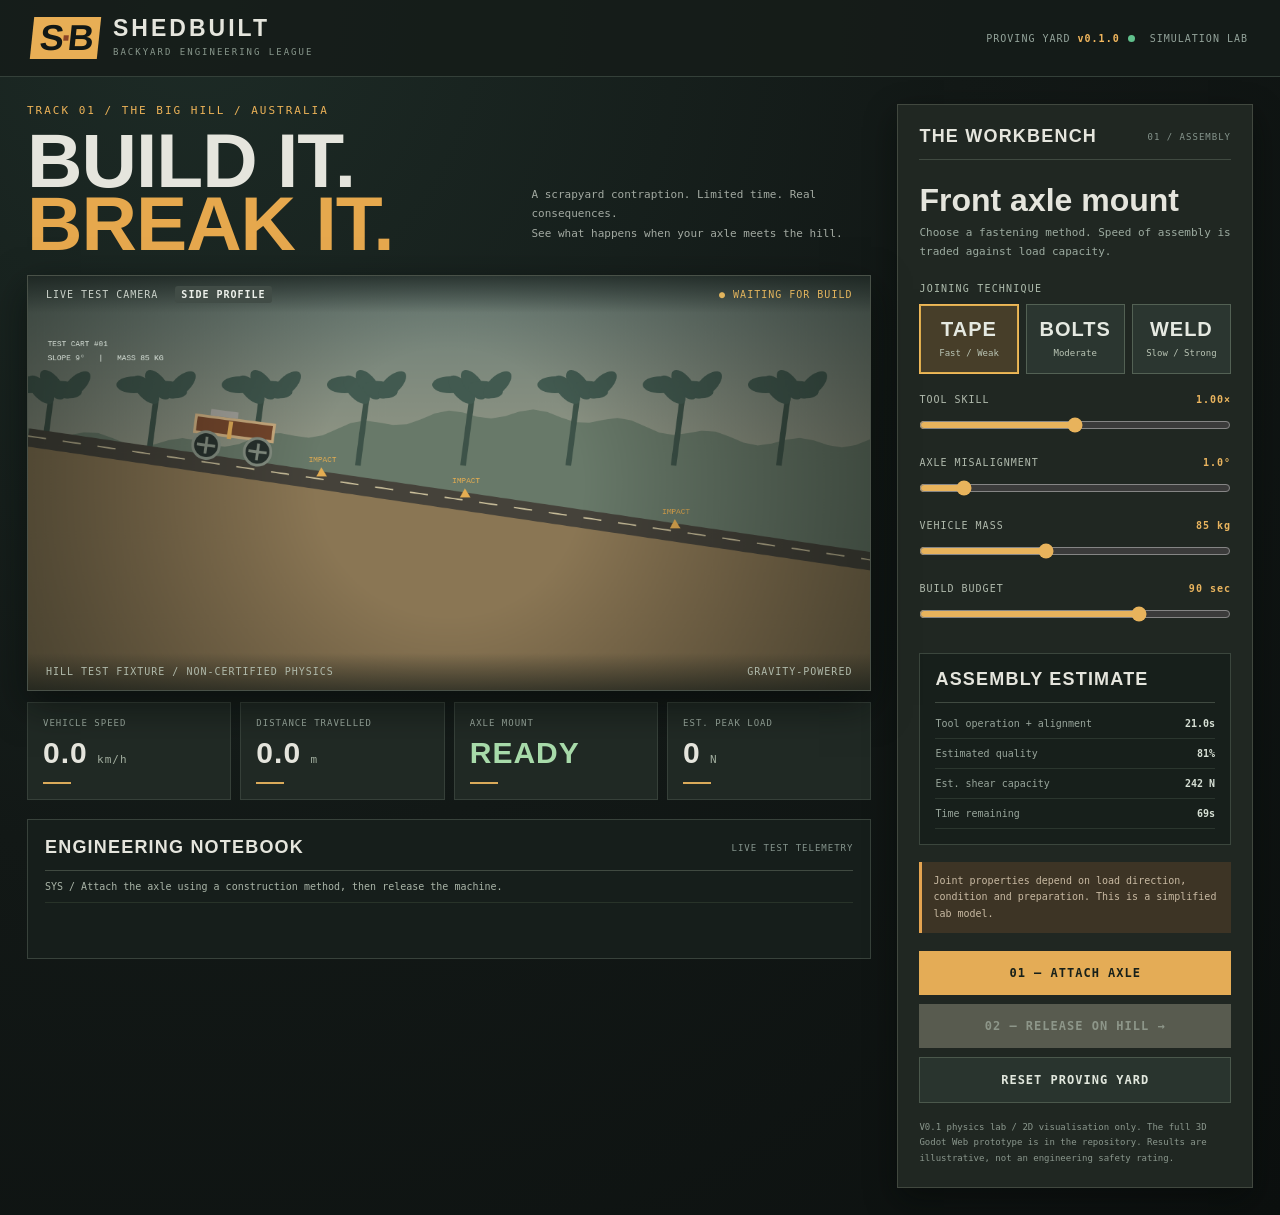
<file: web-lab/index.html>
<!doctype html>
<html lang="en">
<head>
<meta charset="utf-8"><meta name="viewport" content="width=device-width,initial-scale=1">
<meta name="description" content="Shedbuilt browser-first game engineering lab">
<title>SHEDBUILT — Engineering Lab</title>
<link rel="stylesheet" href="style.css">
</head>
<body>
<header class="top"><div class="mark"><div class="logo">S<span>·</span>B</div><div><strong>SHEDBUILT</strong><small>BACKYARD ENGINEERING LEAGUE</small></div></div><div class="version">PROVING YARD <b>v0.1.0</b><span class="dot"></span> SIMULATION LAB</div></header>
<main class="layout">
<section class="left">
  <div class="kicker">TRACK 01 / THE BIG HILL / AUSTRALIA</div>
  <div class="heading"><h1>BUILD IT.<br><em>BREAK IT.</em></h1><p>A scrapyard contraption. Limited time. Real consequences.<br>See what happens when your axle meets the hill.</p></div>
  <div class="stage"><div class="stage-heading"><span>LIVE TEST CAMERA <b class="camera-chip">SIDE PROFILE</b></span><span id="run-status">● WAITING FOR BUILD</span></div><canvas id="track" width="1200" height="590" aria-label="Animated hill simulation"></canvas><div class="stage-bottom"><span>HILL TEST FIXTURE / NON-CERTIFIED PHYSICS</span><span>GRAVITY-POWERED</span></div></div>
  <div class="gauges"><div class="gauge"><span>VEHICLE SPEED</span><strong id="speed">0.0 <small>km/h</small></strong><i></i></div><div class="gauge"><span>DISTANCE TRAVELLED</span><strong id="distance">0.0 <small>m</small></strong><i></i></div><div class="gauge"><span>AXLE MOUNT</span><strong id="axle-state" class="ok">READY</strong><i></i></div><div class="gauge"><span>EST. PEAK LOAD</span><strong id="load">0 <small>N</small></strong><i></i></div></div>
  <section class="log"><div class="section-title">ENGINEERING NOTEBOOK <span>LIVE TEST TELEMETRY</span></div><div id="logentries" class="logentries"><div class="entry">SYS / Attach the axle using a construction method, then release the machine.</div></div></section>
</section>
<aside class="panel"><div class="section-title">THE WORKBENCH <span>01 / ASSEMBLY</span></div>
  <div class="intro"><h2>Front axle mount</h2><p>Choose a fastening method. Speed of assembly is traded against load capacity.</p></div>
  <label class="field-title">JOINING TECHNIQUE</label>
  <div id="methods" class="method-grid" role="radiogroup" aria-label="Joining technique"><button type="button" class="method active" data-method="tape" aria-pressed="true"><b>TAPE</b><small>Fast / Weak</small></button><button type="button" class="method" data-method="bolts" aria-pressed="false"><b>BOLTS</b><small>Moderate</small></button><button type="button" class="method" data-method="weld" aria-pressed="false"><b>WELD</b><small>Slow / Strong</small></button></div>
  <div class="range"><div class="range-title"><label for="skill">TOOL SKILL</label><strong id="skill-value">1.00×</strong></div><input id="skill" type="range" min="0.5" max="1.5" step="0.05" value="1"></div>
  <div class="range"><div class="range-title"><label for="alignment">AXLE MISALIGNMENT</label><strong id="alignment-value">1.0°</strong></div><input id="alignment" type="range" min="0" max="8" step="0.5" value="1"></div>
  <div class="range"><div class="range-title"><label for="mass">VEHICLE MASS</label><strong id="mass-value">85 kg</strong></div><input id="mass" type="range" min="35" max="160" step="5" value="85"></div>
  <div class="range"><div class="range-title"><label for="budget">BUILD BUDGET</label><strong id="budget-value">90 sec</strong></div><input id="budget" type="range" min="15" max="120" step="5" value="90"></div>
  <div class="materials"><div class="section-title">ASSEMBLY ESTIMATE</div><div><span>Tool operation + alignment</span><b id="build-time">16.0s</b></div><div><span>Estimated quality</span><b id="quality">85%</b></div><div><span>Est. shear capacity</span><b id="capacity">255 N</b></div><div><span>Time remaining</span><b id="remaining">74s</b></div></div>
  <div class="warn" id="warning">Strength depends on load direction, material condition and craftsmanship. Prototype uses a simplified joint model.</div>
  <div class="actions"><button type="button" id="build" class="primary">01 — ATTACH AXLE</button><button type="button" id="release" class="primary" disabled>02 — RELEASE ON HILL →</button><button type="button" id="reset" class="secondary">RESET PROVING YARD</button></div>
  <div class="footnote">V0.1 physics lab / 2D visualisation only. The full 3D Godot Web prototype is in the repository. Results are illustrative, not an engineering safety rating.</div>
</aside>
</main><script type="module" src="main.mjs"></script>
</body></html>
</file>
<file: web-lab/style.css>
:root{font-family:'Consolas','DejaVu Sans Mono',monospace,monospace;color:#e5e5dd;background:#111614}*{box-sizing:border-box}body{margin:0;background:radial-gradient(ellipse at 15% 0%,#1d2b26 0%,#121816 50%,#0c100f 100%);min-height:100vh}button,input{font:inherit}.top{height:77px;border-bottom:1px solid #344039;background:#151c19dd;display:flex;justify-content:space-between;align-items:center;padding:0 32px}.mark{display:flex;align-items:center;gap:14px}.logo{font-family:'Roboto Condensed','Arial Narrow',sans-serif,sans-serif;font-weight:900;font-size:36px;letter-spacing:-3px;background:#e8ae55;color:#121816;padding:0px 8px;transform:skew(-6deg)}.logo span{color:#8c4426}.mark strong{font-family:'Roboto Condensed','Arial Narrow',sans-serif;letter-spacing:3px;font-size:23px;display:block;line-height:1}.mark small{font-size:9px;letter-spacing:2px;color:#88978c}.version{font-size:10px;letter-spacing:1px;color:#93a39a}.version b{color:#f2b75d}.dot{display:inline-block;border-radius:50%;width:7px;height:7px;background:#60c18c;margin:0 8px}.layout{max-width:1650px;margin:auto;display:grid;grid-template-columns:minmax(0,1.9fr) minmax(340px,0.8fr);gap:26px;padding:27px}.kicker{font-size:11px;letter-spacing:2px;color:#edb358}.heading{display:flex;align-items:end;justify-content:space-between;gap:25px;margin:12px 0 20px}.heading h1{font-family:'Roboto Condensed','Arial Narrow',sans-serif;font-size:clamp(56px,6vw,90px);font-weight:900;line-height:.82;letter-spacing:-1px;margin:0}.heading em{font-style:normal;color:#e6a84d}.heading p{color:#a3aaa2;line-height:1.8;font-size:11px;max-width:340px}.stage{position:relative;border:1px solid #495148;background:#242c28;overflow:hidden;box-shadow:0 14px 35px #05080790}.stage canvas{display:block;width:100%;height:auto;aspect-ratio:1200/590}.stage-heading,.stage-bottom{position:absolute;left:0;right:0;display:flex;justify-content:space-between;padding:13px 18px;font-size:10px;letter-spacing:1px;z-index:1;background:linear-gradient(#111916aa,transparent);color:#cad1c9}.stage-heading{top:0}.stage-heading span:last-child{color:#e2b45d}.stage-bottom{bottom:0;background:linear-gradient(transparent,#1119169e);color:#afb9aa}.camera-chip{background:#414c46;color:#edf1eb;border-radius:3px;padding:3px 6px;margin-left:10px}.gauges{display:grid;grid-template-columns:repeat(4,1fr);gap:9px;margin-top:11px}.gauge{background:#202924;border:1px solid #364039;padding:15px;min-width:0}.gauge span{display:block;color:#98a79c;font-size:9px;letter-spacing:1px}.gauge strong{font-family:'Roboto Condensed','Arial Narrow',sans-serif;font-weight:800;font-size:30px;letter-spacing:1px;display:block;margin-top:8px;white-space:nowrap}.gauge strong small{font:11px 'Consolas','DejaVu Sans Mono',monospace;color:#a0ad9e}.gauge strong.ok{color:#a8dbaa}.gauge strong.bad{color:#fa8b76}.gauge i{display:block;margin-top:12px;background:#daaa5a;height:2px;width:28px}.log{margin-top:19px;background:#161e1b;border:1px solid #38423b;padding:17px}.section-title{font-family:'Roboto Condensed','Arial Narrow',sans-serif;letter-spacing:1.2px;font-size:18px;font-weight:700;display:flex;justify-content:space-between;align-items:center;border-bottom:1px solid #404a41;padding-bottom:12px}.section-title span{font:9px 'Consolas','DejaVu Sans Mono',monospace;color:#86958d;letter-spacing:1px}.logentries{max-height:125px;min-height:70px;overflow:auto}.entry{font-size:10px;color:#aab5a8;padding:10px 0;border-bottom:1px solid #283329}.entry.warning{color:#eaba63}.entry.failure{color:#ef8c75}.panel{background:#202722;border:1px solid #41483f;padding:21px;align-self:start;box-shadow:0 12px 30px #0508077b}.intro h2{font:700 32px 'Roboto Condensed','Arial Narrow',sans-serif;margin:22px 0 4px}.intro p{font:11px/1.75 'Consolas','DejaVu Sans Mono',monospace;color:#9caba0;margin:0 0 21px}.field-title{display:block;font-size:10px;letter-spacing:1.2px;color:#aebcad;margin-bottom:10px}.method-grid{display:grid;grid-template-columns:repeat(3,1fr);gap:7px}.method{cursor:pointer;background:#2b3630;border:1px solid #536154;color:#e5e9e1;padding:13px 4px;text-align:center;transition:.15s}.method:hover{border-color:#e8ba6d}.method.active{border-color:#efb85a;background:#473e29;box-shadow:inset 0 0 0 1px #dfae4e}.method b{display:block;font:700 20px 'Roboto Condensed','Arial Narrow',sans-serif;letter-spacing:1px}.method small{font-size:9px;color:#bac5b5}.range{margin-top:20px}.range-title{display:flex;justify-content:space-between;font-size:10px;letter-spacing:1px}.range-title label{color:#b0baad}.range-title strong{color:#e9b45e}input[type=range]{width:100%;accent-color:#e8b35c;cursor:pointer;margin:12px 0 3px}.materials{margin:27px 0 17px;padding:15px;background:#171f1b;border:1px solid #3b463d}.materials .section-title{margin-bottom:6px}.materials>div:not(.section-title){display:flex;justify-content:space-between;padding:9px 0;color:#98a59b;font-size:10px;border-bottom:1px solid #2b362e}.materials b{color:#d7e0d5}.warn{border-left:3px solid #e4a350;background:#3d3425;padding:11px;color:#c8b9a2;font-size:10px;line-height:1.65}.actions{display:grid;gap:9px;margin-top:18px}.actions button{border:0;cursor:pointer;padding:15px 10px;font-weight:600;letter-spacing:1px;font-size:12px}.primary{background:#e4ac56;color:#17201a}.primary:hover:enabled{background:#ffd18b}.primary:disabled{background:#585b4f;color:#8d9689;cursor:not-allowed}.secondary{background:#29342e;color:#e1e7dd;border:1px solid #4b584c!important}.footnote{margin-top:17px;font-size:9px;line-height:1.7;color:#8a978d}@media(max-width:1030px){.layout{grid-template-columns:1fr}.heading h1{font-size:70px}}@media(max-width:640px){.top{padding:12px;height:auto}.version{display:none}.layout{padding:12px}.heading{display:block}.heading p{max-width:none}.gauges{grid-template-columns:repeat(2,1fr)}.heading h1{font-size:65px}.stage-heading,.stage-bottom{font-size:8px;padding:7px}}
</file>
